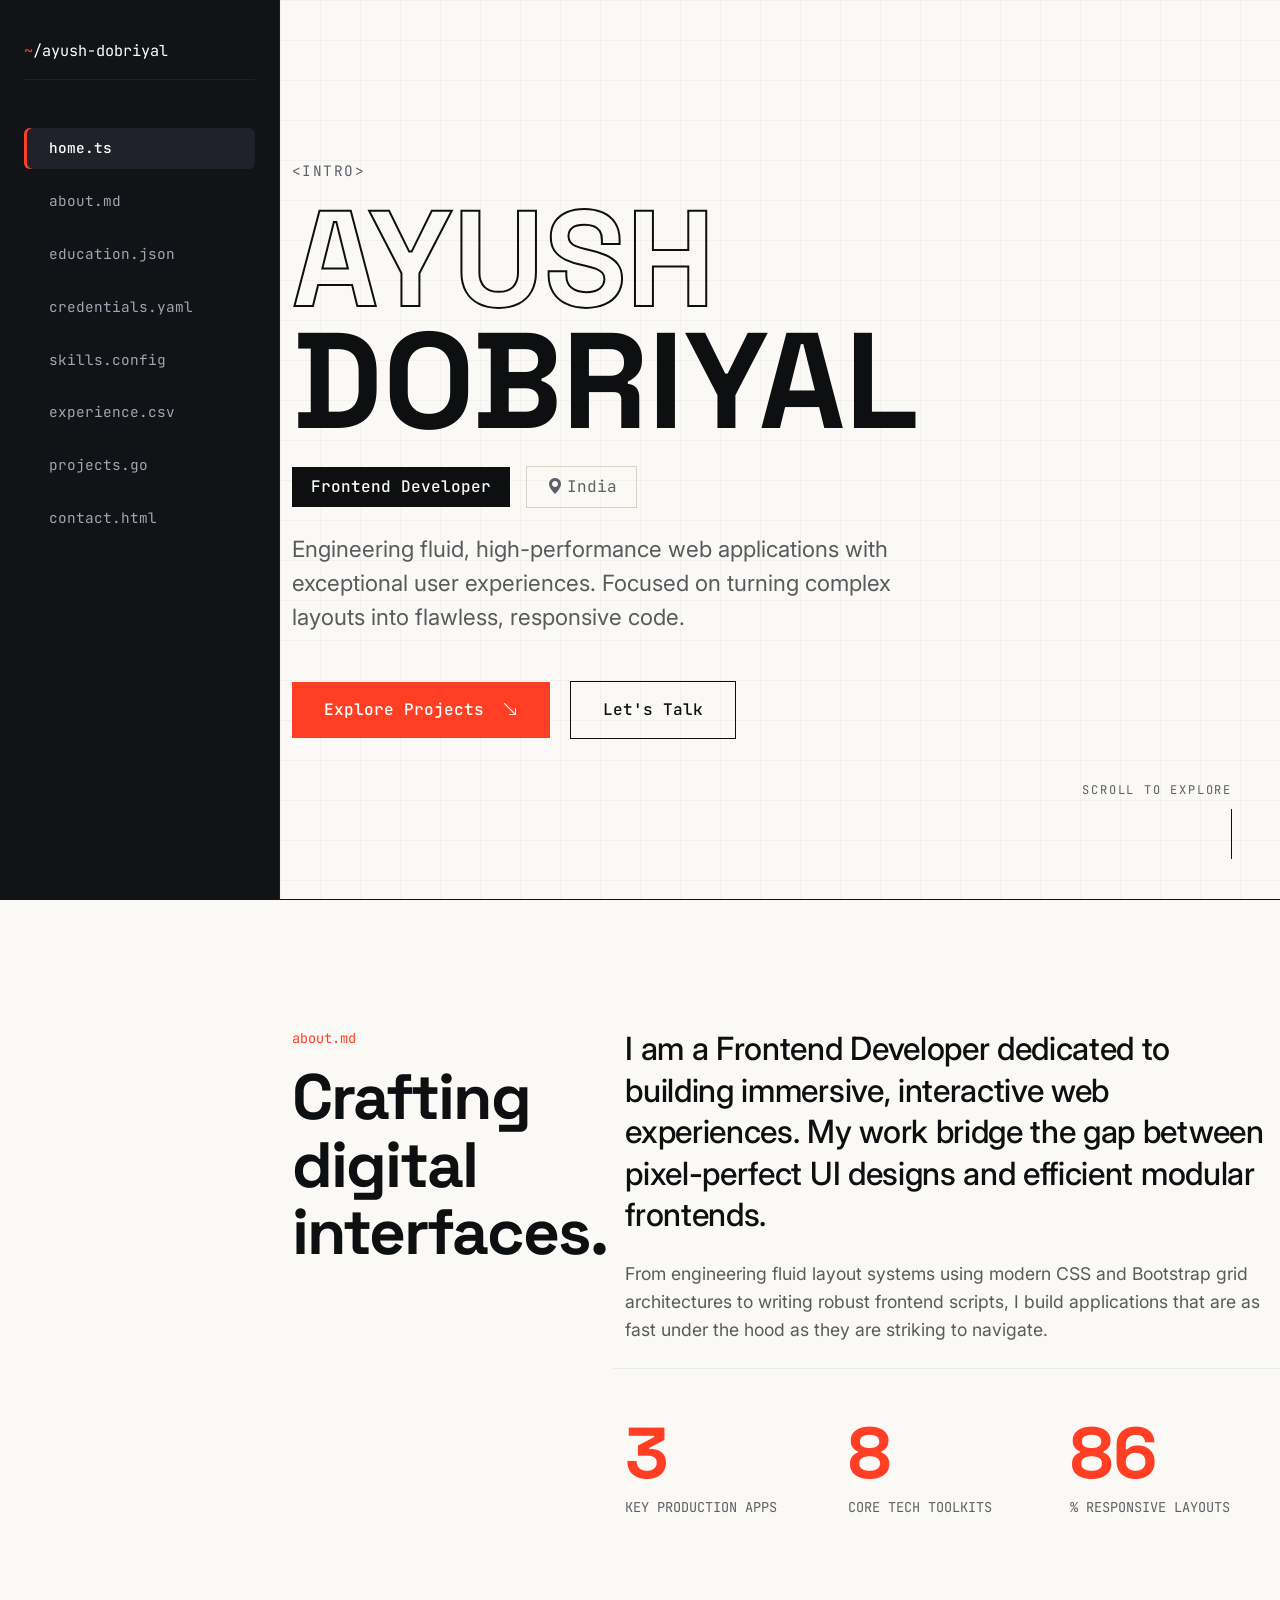
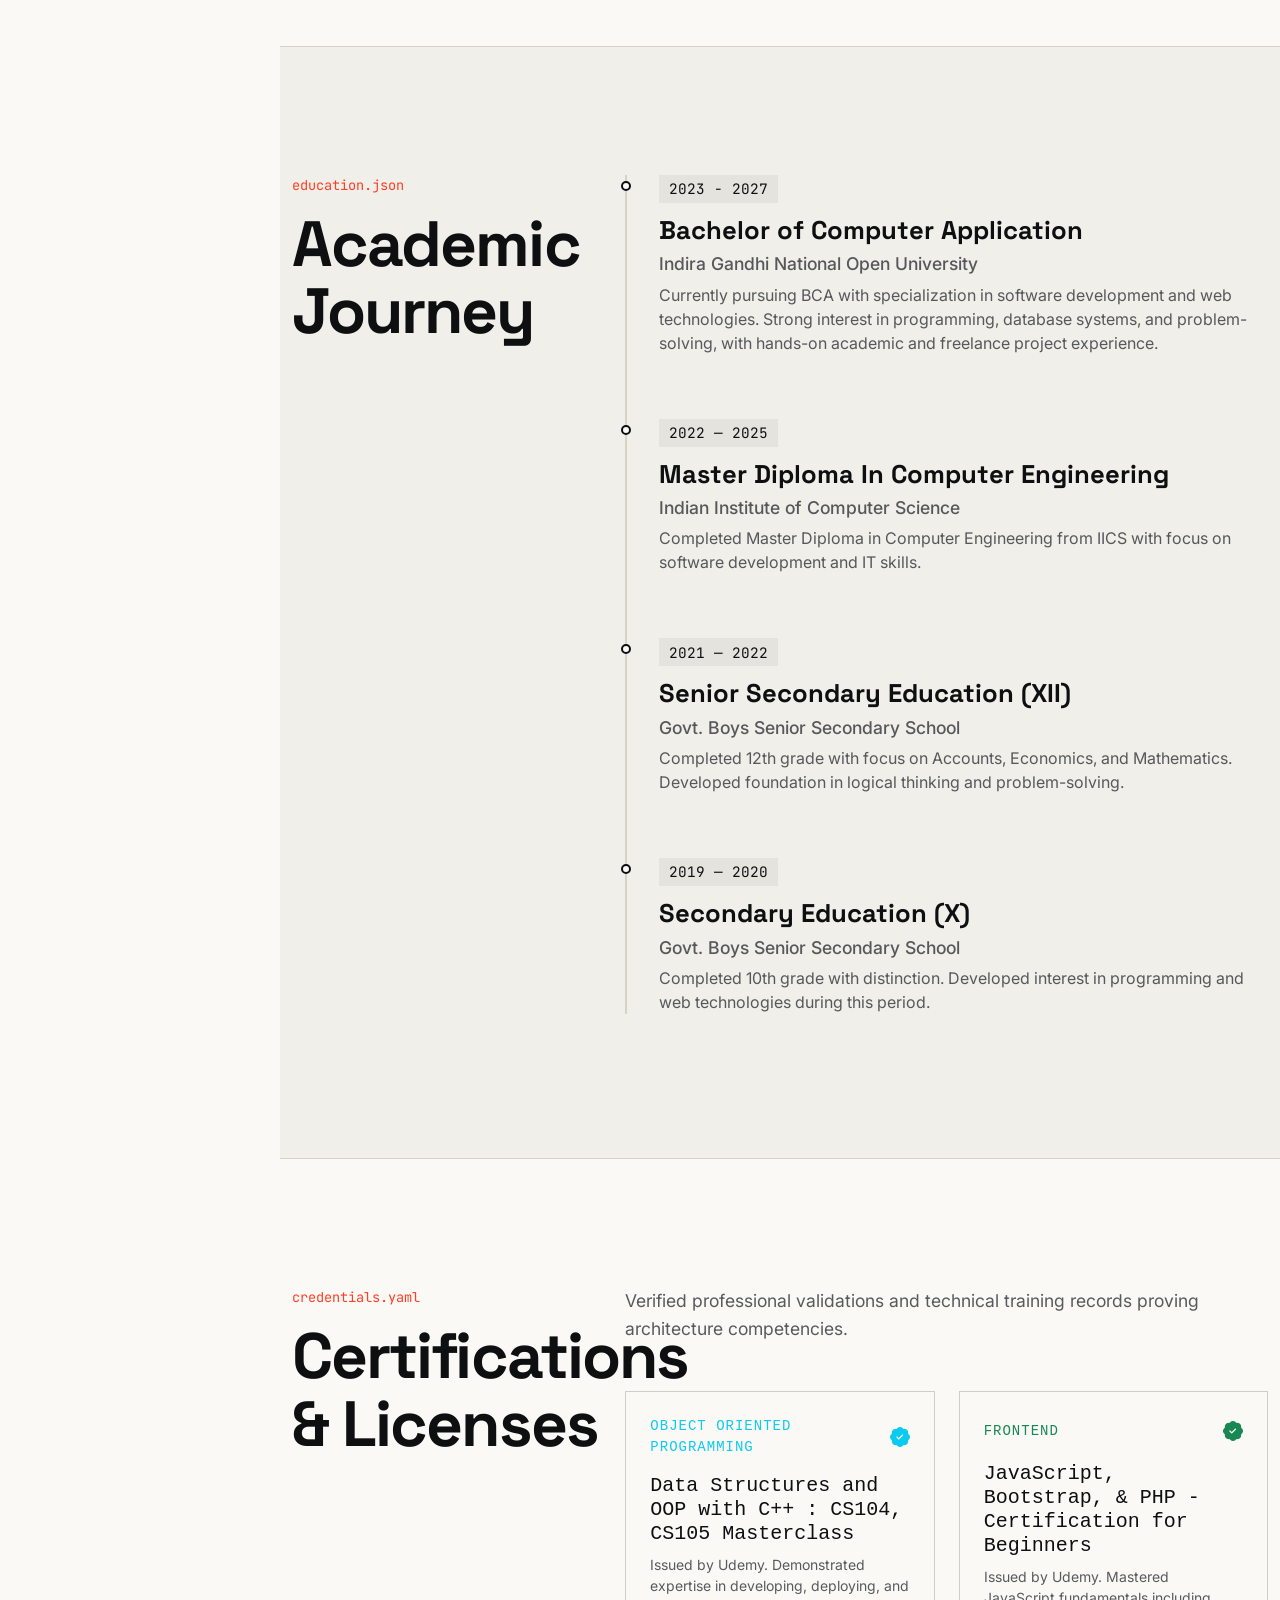
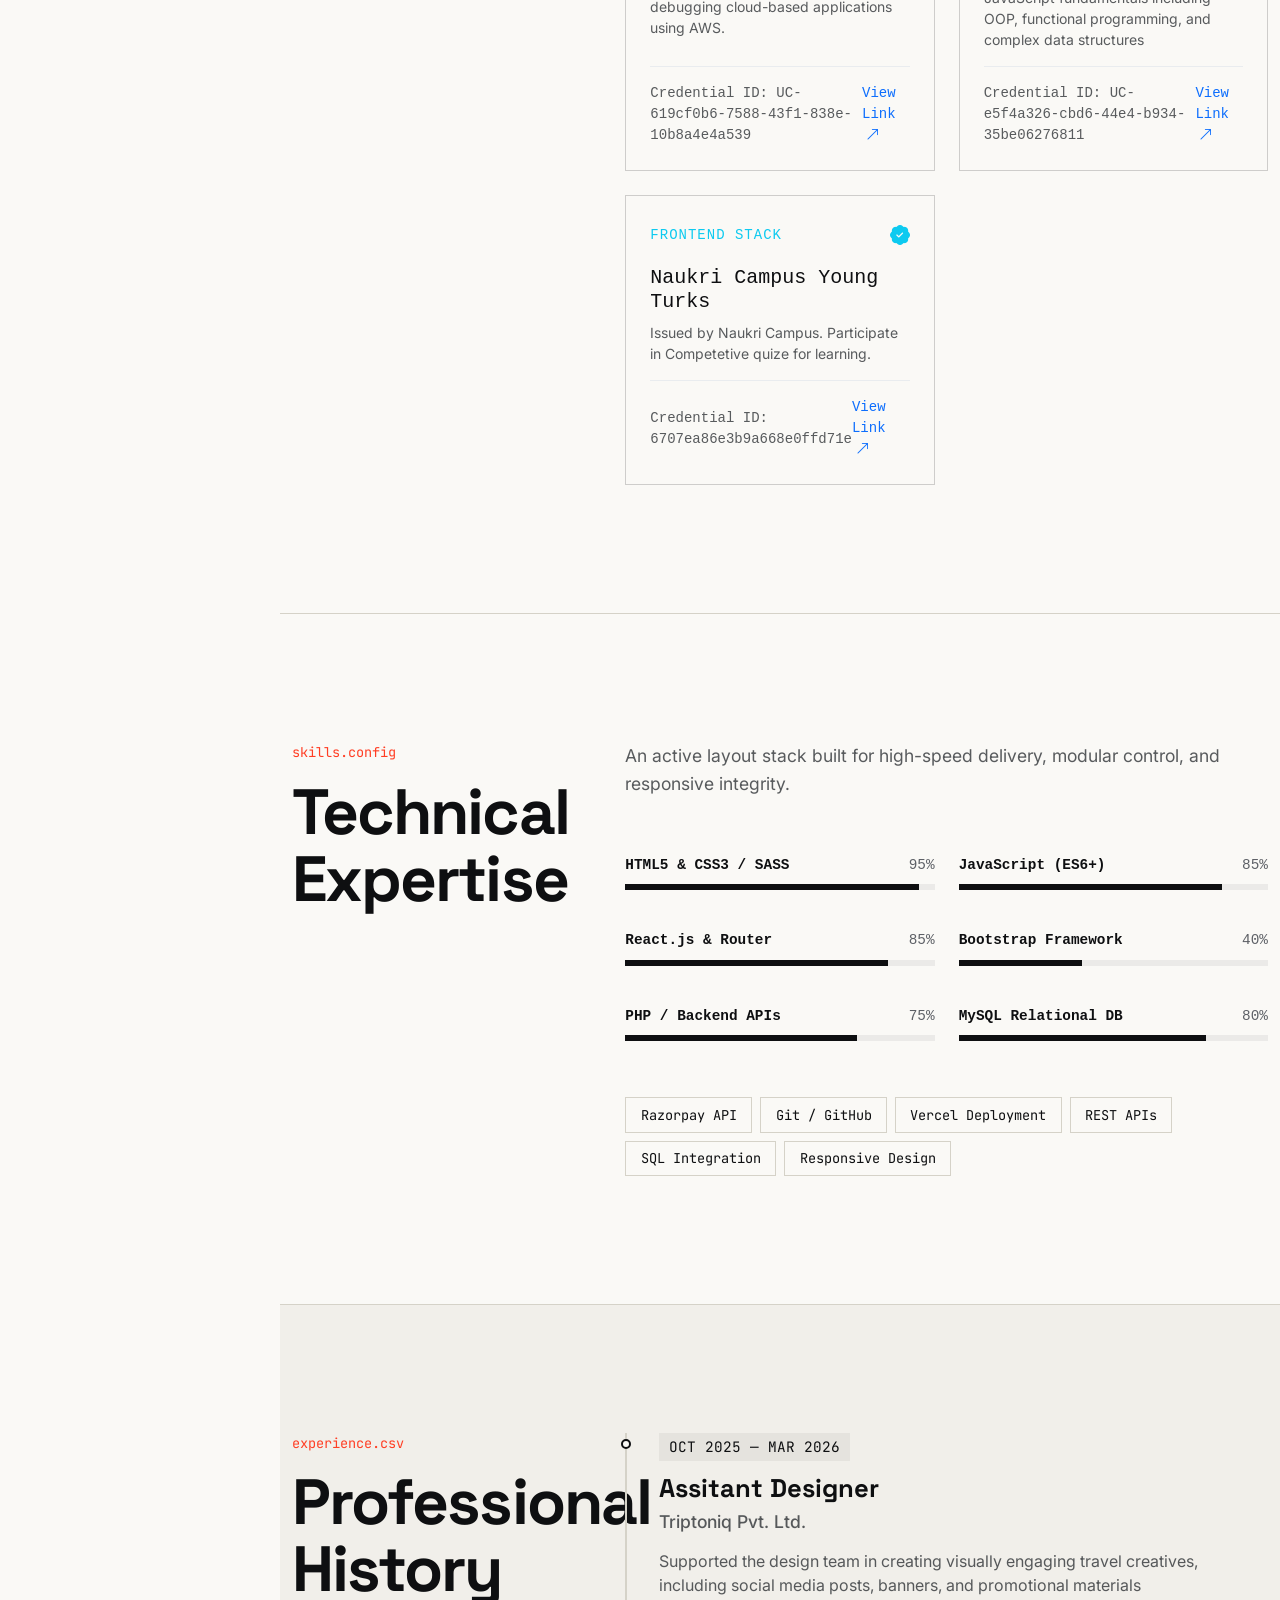
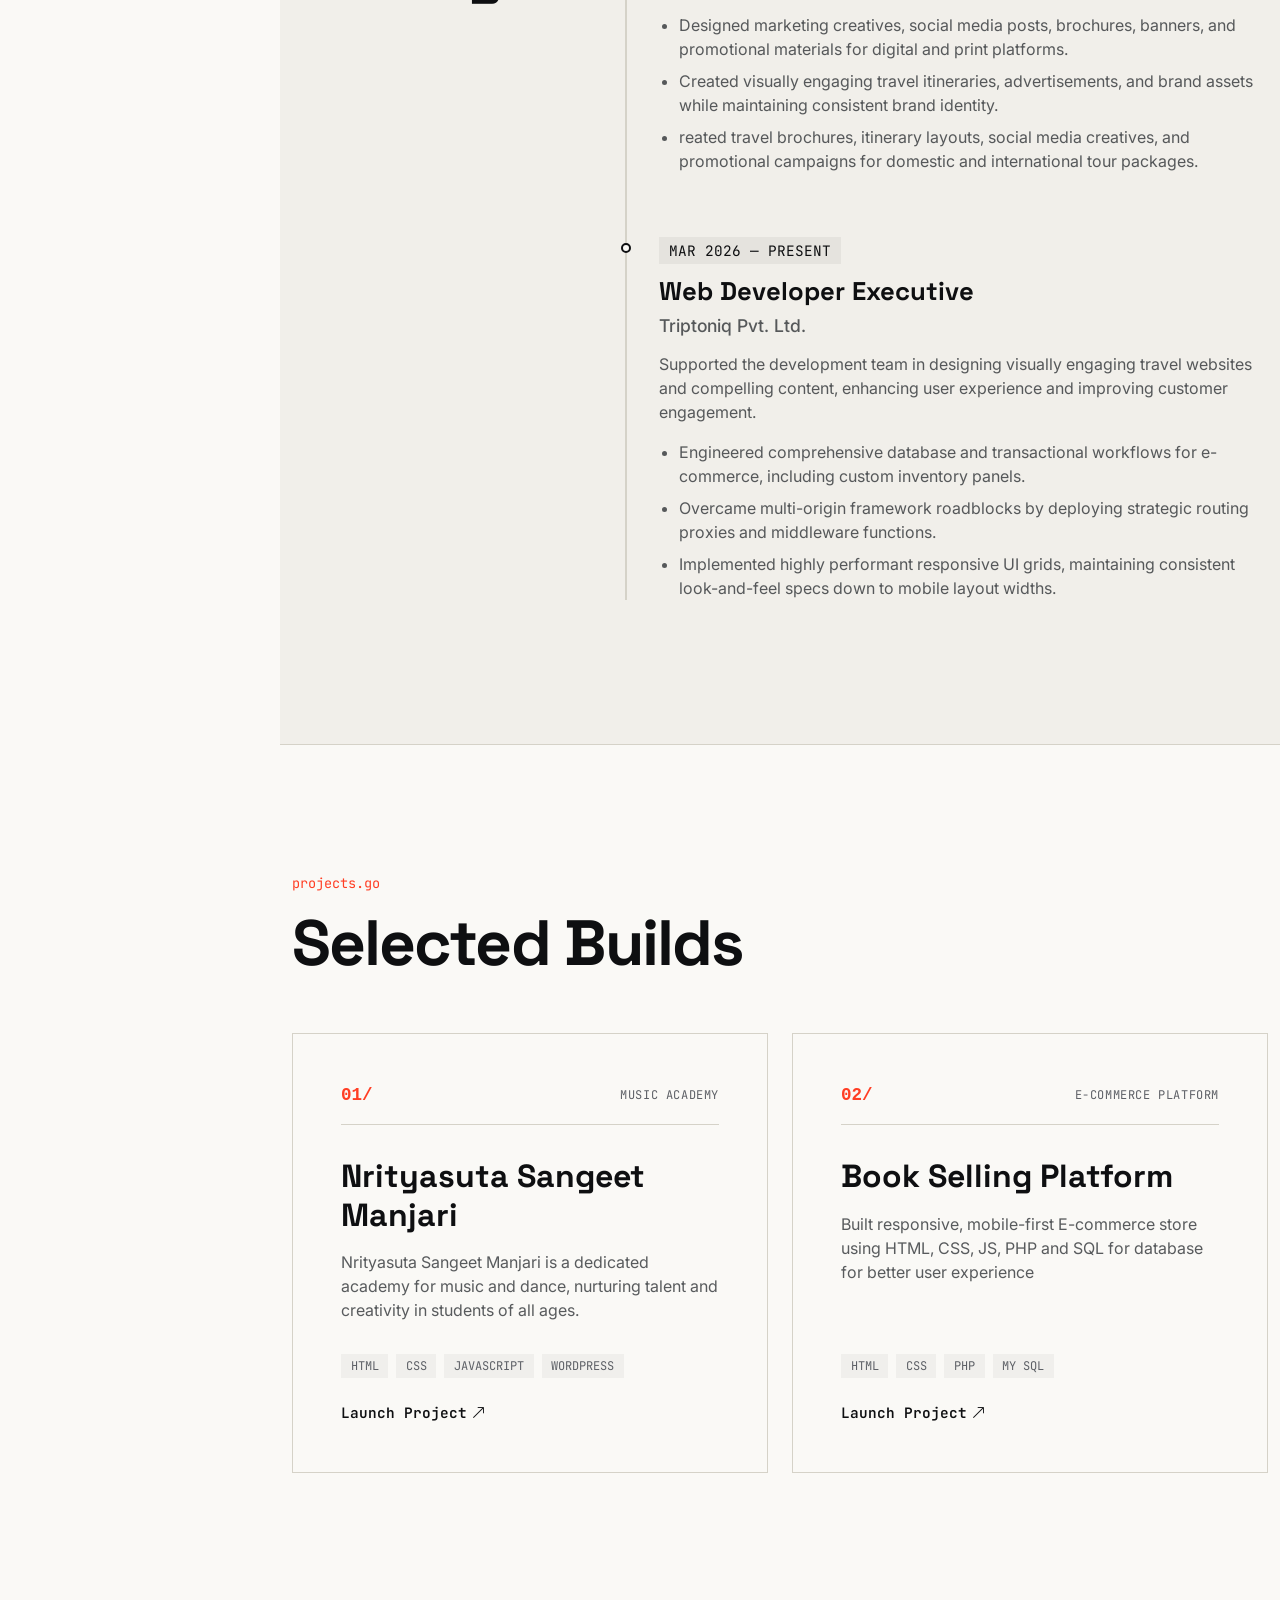
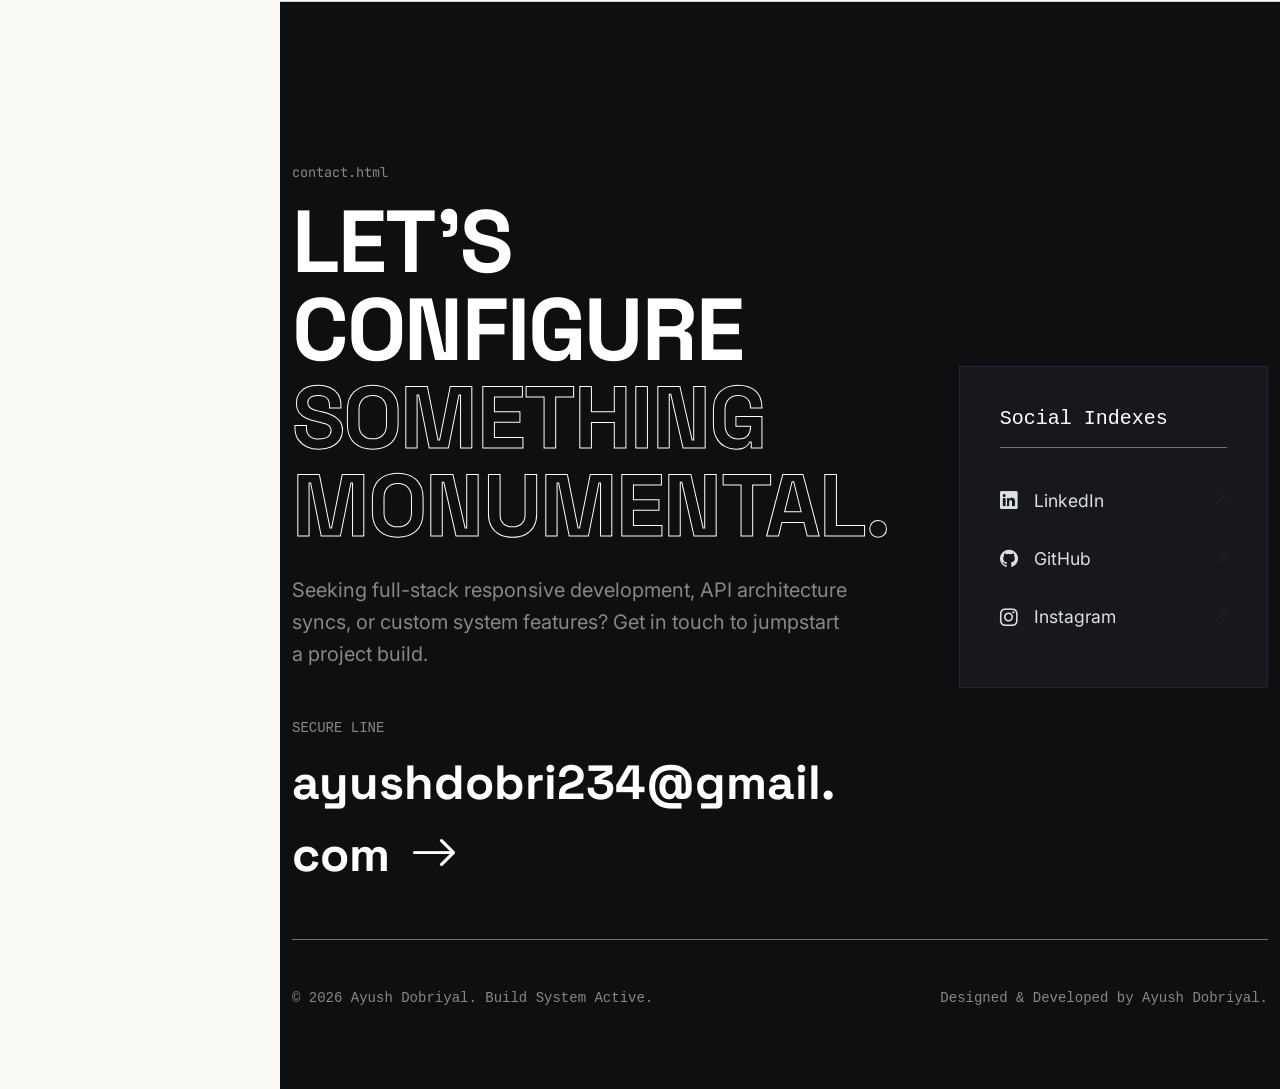
<file: potfolio/index.html>
<!DOCTYPE html>
<html lang="en">
<head>
    <meta charset="UTF-8">
    <meta name="viewport" content="width=device-width, initial-scale=1.0">
    <title>Ayush Dobriyal — Frontend Developer</title>
    <!-- Fonts -->
    <link rel="preconnect" href="https://fonts.googleapis.com">
    <link rel="preconnect" href="https://fonts.gstatic.com" crossorigin>
    <link href="https://fonts.googleapis.com/css2?family=Inter:wght@400;500;600&family=JetBrains+Mono:wght@400;500&family=Space+Grotesk:wght@700;800&display=swap" rel="stylesheet">
    <!-- Bootstrap CSS -->
    <link href="https://cdn.jsdelivr.net/npm/bootstrap@5.3.3/dist/css/bootstrap.min.css" rel="stylesheet">
    <!-- Bootstrap Icons -->
    <link href="https://cdn.jsdelivr.net/npm/bootstrap-icons@1.11.3/font/bootstrap-icons.min.css" rel="stylesheet">
    <!-- Custom CSS -->
    <link rel="stylesheet" href="style.css">
</head>
<body>

    <!-- Scroll Progress Indicator -->
    <div class="scroll-progress-container">
        <div class="scroll-progress-bar" id="progressBar"></div>
    </div>

    <!-- Developer File-Tree Sidebar Navigation (Desktop) -->
    <nav class="sidebar-nav d-none d-lg-block">
        <div class="nav-root">
            <span class="root-icon">~</span>/ayush-dobriyal
        </div>
        <ul class="nav-tree">
            <li class="nav-item">
                <a href="#hero" class="nav-link active" data-section="hero">
                    <span class="file-icon text-primary"></span>home.ts
                </a>
            </li>
            <li class="nav-item">
                <a href="#about" class="nav-link" data-section="about">
                    <span class="file-icon text-info"></span>about.md
                </a>
            </li>
            <li class="nav-item">
                <a href="#education" class="nav-link" data-section="education">
                    <span class="file-icon text-warning"></span>education.json
                </a>
                <li class="nav-item">
                    <a href="#certificates" class="nav-link" data-section="certificates">
                        <span class="file-icon text-info" style="color: #0dcaf0 !important;"></span>credentials.yaml
                    </a>
                </li>
            </li>
            <li class="nav-item">
                <a href="#qualification" class="nav-link" data-section="qualification">
                    <span class="file-icon text-success"></span>skills.config
                </a>
            </li>
            <li class="nav-item">
                <a href="#experience" class="nav-link" data-section="experience">
                    <span class="file-icon text-danger"></span>experience.csv
                </a>
            </li>
            <li class="nav-item">
                <a href="#projects" class="nav-link" data-section="projects">
                    <span class="file-icon text-purple"></span>projects.go
                </a>
            </li>
            <li class="nav-item">
                <a href="#contact" class="nav-link" data-section="contact">
                    <span class="file-icon text-orange"></span>contact.html
                </a>
            </li>
        </ul>
    </nav>

    <!-- Mobile Navigation Top Bar -->
    <header class="mobile-navbar d-lg-none sticky-top">
        <div class="container-fluid d-flex justify-content-between align-items-center">
            <a href="#hero" class="mobile-logo">AD.</a>
            <button class="mobile-nav-toggle" id="menuToggle" aria-label="Toggle navigation">
                <span class="hamburger-bar"></span>
                <span class="hamburger-bar"></span>
            </button>
        </div>
    </header>

    <!-- Mobile Fullscreen Menu -->
    <div class="mobile-menu-overlay" id="mobileMenu">
        <ul class="mobile-menu-links">
            <li><a href="#hero" class="mobile-link">Home</a></li>
            <li><a href="#about" class="mobile-link">About</a></li>
            <li><a href="#education" class="mobile-link">Education</a></li>
            <li><a href="#certificates" class="mobile-link">Certificates</a></li>
            <li><a href="#qualification" class="mobile-link">Skills</a></li>
            <li><a href="#experience" class="mobile-link">Experience</a></li>
            <li><a href="#projects" class="mobile-link">Projects</a></li>
            <li><a href="#contact" class="mobile-link">Contact</a></li>
        </ul>
    </div>
    <!-- Main Content Area Wrapper -->
    <div class="main-content">
        
        <!-- HERO SECTION -->
        <section id="hero" class="hero-section d-flex align-items-center">
            <div class="hero-background-grid"></div>
            <div class="container">
                <div class="row">
                    <div class="col-12">
                        <div class="eyebrow-code text-uppercase mb-3">&lt;intro&gt;</div>
                        <h1 class="hero-title text-uppercase">
                            <span class="d-block tracking-tight text-stroke">Ayush</span>
                            <span class="d-block tracking-tight text-fill">Dobriyal</span>
                        </h1>
                        <div class="hero-subtitle mt-4 d-flex flex-wrap align-items-center gap-3">
                            <span class="role-badge">Frontend Developer</span>
                            <span class="location-tag"><i class="bi bi-geo-alt-fill me-1"></i>India</span>
                        </div>
                        <p class="hero-lead text-muted mt-4 max-w-xl">
                            Engineering fluid, high-performance web applications with exceptional user experiences. Focused on turning complex layouts into flawless, responsive code.
                        </p>
                        <div class="mt-5">
                            <a href="#projects" class="btn-custom-primary me-3">Explore Projects <i class="bi bi-arrow-down-right ms-2"></i></a>
                            <a href="#contact" class="btn-custom-outline">Let's Talk</a>
                        </div>
                    </div>
                </div>
            </div>
            <div class="scroll-hint">
                <span class="scroll-hint-text">Scroll to explore</span>
                <div class="scroll-hint-line"></div>
            </div>
        </section>

        <!-- ABOUT SECTION -->
        <section id="about" class="portfolio-section scroll-reveal">
            <div class="container">
                <div class="row align-items-start">
                    <div class="col-lg-4 mb-4 mb-lg-0">
                        <div class="section-eyebrow">about.md</div>
                        <h2 class="section-heading">Crafting digital interfaces.</h2>
                    </div>
                    <div class="col-lg-8">
                        <p class="lead-text mb-4">
                            I am a Frontend Developer dedicated to building immersive, interactive web experiences. My work bridge the gap between pixel-perfect UI designs and efficient modular frontends.
                        </p>
                        <p class="body-text text-muted mb-5">
                            From engineering fluid layout systems using modern CSS and Bootstrap grid architectures to writing robust frontend scripts, I build applications that are as fast under the hood as they are striking to navigate.
                        </p>
                        
                        <!-- Interactive Counter Metrics Grid -->
                        <div class="row row-cols-2 row-cols-sm-3 g-4 pt-4 border-top border-light-subtle">
                            <div>
                                <div class="metric-number" data-target="4">0</div>
                                <div class="metric-label">Key Production Apps</div>
                            </div>
                            <div>
                                <div class="metric-number" data-target="10">0</div>
                                <div class="metric-label">Core Tech Toolkits</div>
                            </div>
                            <div>
                                <div class="metric-number" data-target="100">0</div>
                                <div class="metric-label">% Responsive Layouts</div>
                            </div>
                        </div>
                    </div>
                </div>
            </div>
        </section>

        <!-- EDUCATION SECTION -->
        <section id="education" class="portfolio-section section-bg-alt scroll-reveal">
            <div class="container">
                <div class="row">
                    <div class="col-lg-4 mb-4 mb-lg-0">
                        <div class="section-eyebrow">education.json</div>
                        <h2 class="section-heading">Academic Journey</h2>
                    </div>
                    <div class="col-lg-8">
                        <div class="timeline-container">
                            <!-- Timeline Item 1 -->
                            <div class="timeline-item scroll-reveal-stagger">
                                <div class="timeline-marker"></div>
                                <div class="timeline-content">
                                    <span class="timeline-date">2023 - 2027</span>
                                    <h3 class="timeline-title">Bachelor of Computer Application</h3>
                                    <h4 class="timeline-institution text-muted">Indira Gandhi National Open University</h4>
                                    <p class="timeline-body text-muted mt-2">
                                    Currently pursuing BCA with specialization in software development and web technologies. Strong interest in programming, database systems, and problem-solving, with hands-on academic and freelance project experience.    
                                    </p>
                                </div>
                            </div>
                            <!-- Timeline Item 2 -->
                            <div class="timeline-item scroll-reveal-stagger">
                                <div class="timeline-marker"></div>
                                <div class="timeline-content">
                                    <span class="timeline-date">2022 — 2025</span>
                                    <h3 class="timeline-title">Master Diploma In Computer Engineering</h3>
                                    <h4 class="timeline-institution text-muted">Indian Institute of Computer Science</h4>
                                    <p class="timeline-body text-muted mt-2">
                                        Completed Master Diploma in Computer Engineering from IICS with focus on software development and IT skills.                                       </p>
                                </div>
                            </div>

                            <!--Timeline Item 3-->
                            <div class="timeline-item scroll-reveal-stagger">
                                <div class="timeline-marker"></div>
                                <div class="timeline-content">
                                    <span class="timeline-date">2021 — 2022</span>
                                    <h3 class="timeline-title">Senior Secondary Education (XII)</h3>
                                    <h4 class="timeline-institution text-muted">Govt. Boys Senior Secondary School
</h4>
                                    <p class="timeline-body text-muted mt-2">
                                        Completed 12th grade with focus on Accounts, Economics, and Mathematics. Developed foundation in logical thinking and problem-solving.
                                    </p>
                                </div>
                            </div>

                                <!--Timeline Item 4-->

                            <div class="timeline-item scroll-reveal-stagger">
                                <div class="timeline-marker"></div>
                                <div class="timeline-content">
                                    <span class="timeline-date">2019 — 2020</span>
                                    <h3 class="timeline-title"> Secondary Education (X)</h3>
                                    <h4 class="timeline-institution text-muted">Govt. Boys Senior Secondary School
</h4>
                                    <p class="timeline-body text-muted mt-2">
                                        Completed 10th grade with distinction. Developed interest in programming and web technologies during this period.
                                    </p>
                                </div>
                            </div>

                        </div>
                    </div>
                </div>
            </div>
        </section>

        <!-- CERTIFICATES SECTION -->
        <section id="certificates" class="portfolio-section scroll-reveal">
            <div class="container">
                <div class="row">
                    <div class="col-lg-4 mb-4 mb-lg-0">
                        <div class="section-eyebrow">credentials.yaml</div>
                        <h2 class="section-heading">Certifications &amp; Licenses</h2>
                    </div>
                    <div class="col-lg-8">
                        <p class="body-text text-muted mb-5">
                            Verified professional validations and technical training records proving architecture competencies.
                        </p>
                        
                        <div class="row g-4">
                            <!-- Certificate 1 -->
                            <div class="col-md-6 scroll-reveal-stagger">
                                <div class="skill-card h-100 d-flex flex-column justify-content-between p-4" style="border: 1px solid var(--bs-border-color-translucent); background: rgba(255,255,255,0.02); transition: transform 0.3s ease;">
                                    <div>
                                        <div class="d-flex align-items-center justify-content-between mb-3">
                                            <span class="font-monospace text-uppercase small text-info" style="letter-spacing: 1px;">Object Oriented Programming</span>
                                            <i class="bi bi-patch-check-fill text-info fs-5"></i>
                                        </div>
                                        <h3 class="h5 font-monospace mb-2">Data Structures and OOP with C++ : CS104, CS105 Masterclass</h3>
                                        <p class="text-muted small mb-3">Issued by Udemy. Demonstrated expertise in developing, deploying, and debugging cloud-based applications using AWS.</p>
                                    </div>
                                    <div class="pt-3 border-top border-light-subtle d-flex justify-content-between align-items-center">
                                        <span class="font-monospace text-muted small">Credential ID: UC-619cf0b6-7588-43f1-838e-10b8a4e4a539</span>
                                        <a href="https://www.udemy.com/certificate/UC-e5f4a326-cbd6-44e4-b934-35be06276811/" class="text-decoration-none font-monospace small">View Link <i class="bi bi-arrow-up-right ms-1"></i></a>
                                    </div>
                                </div>
                            </div>

                            <!-- Certificate 2 -->
                            <div class="col-md-6 scroll-reveal-stagger">
                                <div class="skill-card h-100 d-flex flex-column justify-content-between p-4" style="border: 1px solid var(--bs-border-color-translucent); background: rgba(255,255,255,0.02); transition: transform 0.3s ease;">
                                    <div>
                                        <div class="d-flex align-items-center justify-content-between mb-3">
                                            <span class="font-monospace text-uppercase small text-success" style="letter-spacing: 1px;">Frontend</span>
                                            <i class="bi bi-patch-check-fill text-success fs-5"></i>
                                        </div>
                                        <h3 class="h5 font-monospace mb-2">JavaScript, Bootstrap, & PHP - Certification for Beginners</h3>
                                        <p class="text-muted small mb-3">Issued by Udemy. Mastered JavaScript fundamentals including OOP, functional programming, and complex data structures</p>
                                    </div>
                                    <div class="pt-3 border-top border-light-subtle d-flex justify-content-between align-items-center">
                                        <span class="font-monospace text-muted small">Credential ID: UC-e5f4a326-cbd6-44e4-b934-35be06276811</span>
                                        <a href="https://www.udemy.com/certificate/UC-e5f4a326-cbd6-44e4-b934-35be06276811/" class="text-decoration-none font-monospace small ">View Link <i class="bi bi-arrow-up-right ms-1"></i></a>
                                    </div>
                                </div>
                            </div>

                            <!-- CERTIFICATE 3 -->
                            <div class="col-md-6 scroll-reveal-stagger">
                                <div class="skill-card h-100 d-flex flex-column justify-content-between p-4" style="border: 1px solid var(--bs-border-color-translucent); background: rgba(255,255,255,0.02); transition: transform 0.3s ease;">
                                    <div>
                                        <div class="d-flex align-items-center justify-content-between mb-3">
                                            <span class="font-monospace text-uppercase small text-info" style="letter-spacing: 1px;">Frontend Stack</span>
                                            <i class="bi bi-patch-check-fill text-info fs-5"></i>
                                        </div>
                                        <h3 class="h5 font-monospace mb-2">Naukri Campus Young Turks</h3>
                                        <p class="text-muted small mb-3">Issued by Naukri Campus. Participate in Competetive quize for learning.</p>
                                    </div>
                                    <div class="pt-3 border-top border-light-subtle d-flex justify-content-between align-items-center">
                                        <span class="font-monospace text-muted small">Credential ID: 6707ea86e3b9a668e0ffd71e</span>
                                        <a href="https://www.naukri.com/campus/certificates/young_turks_round_1_participation/v0/6707ea86e3b9a668e0ffd71e?utm_source=certificate&utm_medium=copy&utm_campaign=6707ea86e3b9a668e0ffd71egit " class="text-decoration-none font-monospace small">View Link <i class="bi bi-arrow-up-right ms-1"></i></a>
                                    </div>
                                </div>
                            </div>
                        </div>

                    </div>
                </div>
            </div>
        </section>

        <!-- QUALIFICATION / SKILLS SECTION -->
        <section id="qualification" class="portfolio-section scroll-reveal">
            <div class="container">
                <div class="row">
                    <div class="col-lg-4 mb-4 mb-lg-0">
                        <div class="section-eyebrow">skills.config</div>
                        <h2 class="section-heading">Technical Expertise</h2>
                    </div>
                    <div class="col-lg-8">
                        <p class="body-text text-muted mb-5">
                            An active layout stack built for high-speed delivery, modular control, and responsive integrity.
                        </p>
                        
                        <div class="skills-grid row g-4">
                            <!-- Skill Group 1 -->
                            <div class="col-md-6 scroll-reveal-stagger">
                                <div class="skill-card">
                                    <div class="d-flex justify-content-between align-items-center mb-2">
                                        <span class="skill-name font-monospace">HTML5 & CSS3 / SASS</span>
                                        <span class="skill-percentage font-monospace">95%</span>
                                    </div>
                                    <div class="skill-track">
                                        <div class="skill-fill" data-width="95%"></div>
                                    </div>
                                </div>
                            </div>
                            <!-- Skill Group 2 -->
                            <div class="col-md-6 scroll-reveal-stagger">
                                <div class="skill-card">
                                    <div class="d-flex justify-content-between align-items-center mb-2">
                                        <span class="skill-name font-monospace">JavaScript (ES6+)</span>
                                        <span class="skill-percentage font-monospace">85%</span>
                                    </div>
                                    <div class="skill-track">
                                        <div class="skill-fill" data-width="85%"></div>
                                    </div>
                                </div>
                            </div>
                            <!-- Skill Group 3 -->
                            <div class="col-md-6 scroll-reveal-stagger">
                                <div class="skill-card">
                                    <div class="d-flex justify-content-between align-items-center mb-2">
                                        <span class="skill-name font-monospace">React.js & Router</span>
                                        <span class="skill-percentage font-monospace">85%</span>
                                    </div>
                                    <div class="skill-track">
                                        <div class="skill-fill" data-width="85%"></div>
                                    </div>
                                </div>
                            </div>
                            <!-- Skill Group 4 -->
                            <div class="col-md-6 scroll-reveal-stagger">
                                <div class="skill-card">
                                    <div class="d-flex justify-content-between align-items-center mb-2">
                                        <span class="skill-name font-monospace">Bootstrap Framework</span>
                                        <span class="skill-percentage font-monospace">40%</span>
                                    </div>
                                    <div class="skill-track">
                                        <div class="skill-fill" data-width="40%"></div>
                                    </div>
                                </div>
                            </div>
                            <!-- Skill Group 5 -->
                            <div class="col-md-6 scroll-reveal-stagger">
                                <div class="skill-card">
                                    <div class="d-flex justify-content-between align-items-center mb-2">
                                        <span class="skill-name font-monospace">PHP / Backend APIs</span>
                                        <span class="skill-percentage font-monospace">75%</span>
                                    </div>
                                    <div class="skill-track">
                                        <div class="skill-fill" data-width="75%"></div>
                                    </div>
                                </div>
                            </div>
                            <!-- Skill Group 6 -->
                            <div class="col-md-6 scroll-reveal-stagger">
                                <div class="skill-card">
                                    <div class="d-flex justify-content-between align-items-center mb-2">
                                        <span class="skill-name font-monospace">MySQL Relational DB</span>
                                        <span class="skill-percentage font-monospace">80%</span>
                                    </div>
                                    <div class="skill-track">
                                        <div class="skill-fill" data-width="80%"></div>
                                    </div>
                                </div>
                            </div>
                        </div>

                        <div class="additional-tokens mt-5 d-flex flex-wrap gap-2 scroll-reveal-stagger">
                            <span class="token-pill">Razorpay API</span>
                            <span class="token-pill">Git / GitHub</span>
                            <span class="token-pill">Vercel Deployment</span>
                            <span class="token-pill">REST APIs</span>
                            <span class="token-pill">SQL Integration</span>
                            <span class="token-pill">Responsive Design</span>
                        </div>
                    </div>
                </div>
            </div>
        </section>

        <!-- EXPERIENCE SECTION -->
        <section id="experience" class="portfolio-section section-bg-alt scroll-reveal">
            <div class="container">
                <div class="row">
                    <div class="col-lg-4 mb-4 mb-lg-0">
                        <div class="section-eyebrow">experience.csv</div>
                        <h2 class="section-heading">Professional History</h2>
                    </div>
                    <div class="col-lg-8">
                        <div class="timeline-container">
                            <!-- Work Card 1 -->
                            <div class="timeline-item scroll-reveal-stagger">
                                <div class="timeline-marker"></div>
                                <div class="timeline-content">
                                    <span class="timeline-date">OCT 2025 — MAR 2026</span>
                                    <h3 class="timeline-title">Assitant Designer</h3>
                                    <h4 class="timeline-institution text-muted">Triptoniq Pvt. Ltd.</h4>
                                    <p class="timeline-body text-muted mt-3">
                                        Supported the design team in creating visually engaging
                                        travel creatives, including social media posts, banners,
                                        and promotional materials
                                    </p>
                                    <ul class="experience-list text-muted mt-3">
                                        <li>Designed marketing creatives, social media posts, brochures, banners, and promotional materials for digital and print platforms.</li>
                                        <li>Created visually engaging travel itineraries, advertisements, and brand assets while maintaining consistent brand identity.</li>
                                        <li>reated travel brochures, itinerary layouts, social media creatives, and promotional campaigns for domestic and international tour packages.</li>

                                    </ul>
                                </div>
                            </div>

                            <div class="timeline-item scroll-reveal-stagger">
                                <div class="timeline-marker"></div>
                                <div class="timeline-content">
                                    <span class="timeline-date">MAR 2026 — PRESENT</span>
                                    <h3 class="timeline-title">Web Developer Executive</h3>
                                    <h4 class="timeline-institution text-muted">Triptoniq Pvt. Ltd.</h4>
                                    <p class="timeline-body text-muted mt-3">
                                    Supported the development team in designing visually engaging travel websites and compelling content, enhancing user experience and improving customer engagement.
                                    </p>
                                    <ul class="experience-list text-muted mt-3">
                                        <li>Engineered comprehensive database and transactional workflows for e-commerce, including custom inventory panels.</li>
                                        <li>Overcame multi-origin framework roadblocks by deploying strategic routing proxies and middleware functions.</li>
                                        <li>Implemented highly performant responsive UI grids, maintaining consistent look-and-feel specs down to mobile layout widths.</li>
                                    </ul>
                                </div>
                            </div>
                        </div>
                    </div>
                </div>
            </div>
        </section>

        <!-- PROJECTS SECTION -->
        <section id="projects" class="portfolio-section scroll-reveal">
            <div class="container">
                <div class="row mb-5">
                    <div class="col-12">
                        <div class="section-eyebrow">projects.go</div>
                        <h2 class="section-heading display-large">Selected Builds</h2>
                    </div>
                </div>
                <div class="row g-4 project-cards-grid">
                    
                    <!-- Project 1: Music Academy -->
                    <div class="col-md-6 scroll-reveal-stagger">
                        <div class="project-card">
                            <div class="project-header">
                                <span class="project-index font-monospace">01/</span>
                                <span class="project-category text-uppercase">Music Academy</span>
                            </div>
                            <h3 class="project-title">Nrityasuta Sangeet Manjari</h3>
                            <p class="project-description text-muted">
                                Nrityasuta Sangeet Manjari is a dedicated academy for music and dance, nurturing talent and creativity in students of all ages.
                            </p>
                            <div class="project-tags mb-4">
                                <span class="project-tag">HTML</span>
                                <span class="project-tag">CSS</span>
                                <span class="project-tag">JAVASCRIPT</span>
                                <span class="project-tag">WORDPRESS</span>
                            </div>
                            <!-- Live Link Placeholder -->
                            <a href="https://nrityasutasangeetmanjari.com/" class="project-action-link">Launch Project <i class="bi bi-arrow-up-right ms-1"></i></a>
                        </div>
                    </div>

                    <!-- Project 2: Triptoniq -->
                    <div class="col-md-6 scroll-reveal-stagger">
                        <div class="project-card">
                            <div class="project-header">
                                <span class="project-index font-monospace">02/</span>
                                <span class="project-category text-uppercase">E-Commerce Platform</span>
                            </div>
                            <h3 class="project-title">Book Selling Platform</h3>
                            <p class="project-description text-muted">
                                 Built responsive, mobile-first E-commerce store using HTML, CSS, JS, PHP and SQL for database for better user experience
                            </p>
                            <div class="project-tags mb-4">
                                <span class="project-tag">HTML</span>
                                <span class="project-tag">CSS</span>
                                <span class="project-tag">PHP</span>
                                <span class="project-tag">MY SQL</span>
                            </div>
                            <a href="https://github.com/V0idB3rry/E-Commerce-Kitaabe-Web-based-book-store.git" class="project-action-link">Launch Project <i class="bi bi-arrow-up-right ms-1"></i></a>
                        </div>
                    </div>
                </div>
            </div>
        </section>
        <!-- CONTACT SECTION -->
        <section id="contact" class="contact-section scroll-reveal">
            <div class="container">
                <div class="row justify-content-between align-items-center">
                    <div class="col-lg-7 mb-5 mb-lg-0">
                        <div class="section-eyebrow text-white-50">contact.html</div>
                        <h2 class="contact-cta-title text-uppercase mb-4">
                            Let's configure <br><span class="text-stroke-white">something monumental.</span>
                        </h2>
                        <p class="contact-lead text-white-50 max-w-xl mb-5">
                            Seeking full-stack responsive development, API architecture syncs, or custom system features? Get in touch to jumpstart a project build.
                        </p>
                        <div class="email-block">
                            <span class="d-block font-monospace text-uppercase text-white-50 small mb-2">Secure Line</span>
                            <a href="mailto:ayushdobri234@gmail.com" class="email-link">ayushdobri234@gmail.com <i class="bi bi-arrow-right ms-2"></i></a>
                        </div>
                    </div>
                    
                    <div class="col-lg-4">
                        <div class="social-channels-card">
                            <h3 class="h5 font-monospace mb-4 border-bottom border-secondary pb-3">Social Indexes</h3>
                            <ul class="social-links-list list-unstyled m-0">
                                <li>
                                    <a href="#" class="social-link-item">
                                        <span><i class="bi bi-linkedin me-3"></i>LinkedIn</span>
                                        <i class="bi bi-arrow-up-right small text-muted"></i>
                                    </a>
                                </li>
                                <li>
                                    <a href="https://github.com/ayushDobriyal234" class="social-link-item">
                                        <span><i class="bi bi-github me-3"></i>GitHub</span>
                                        <i class="bi bi-arrow-up-right small text-muted"></i>
                                    </a>
                                </li>
                                <li>
                                    <a href="https://www.instagram.com/ayush_dobriyal77/" class="social-link-item">
                                        <span><i class="bi bi-instagram me-3"></i>Instagram</span>
                                        <i class="bi bi-arrow-up-right small text-muted"></i>
                                    </a>
                                </li>
                            </ul>
                        </div>
                    </div>
                </div>
                
                <!-- FOOTER METRICS -->
                <footer class="footer-block mt-5 pt-5 border-top border-secondary d-flex flex-col flex-md-row justify-content-between text-white-50 font-monospace small">
                    <div class="mb-2 mb-md-0">&copy; 2026 Ayush Dobriyal. Build System Active.</div>
                    <div>Designed &amp; Developed by Ayush Dobriyal.</div>
                </footer>
            </div>
        </section>

    </div>

    <!-- Bootstrap Bundle with Popper JS -->
    <script src="https://cdn.jsdelivr.net/npm/bootstrap@5.3.3/dist/js/bootstrap.bundle.min.js"></script>
    <!-- Custom Core Javascript -->
    <script src="script.js" defer></script>
</body>
</html>
</file>
<file: potfolio/style.css>
:root {
    --bg-base: #FAF9F6;        /* Highly refined minimal paper tone */
    --bg-alt: #F1EFEA;         /* Slate/sand alternative block */
    --text-main: #0E0F11;      /* Crisp rich ink tone */
    --text-muted: #5D6066;    /* Soft utility paragraph */
    --accent-signal: #FF3E24;  /* Editorial Vivid Warning Red-Orange */
    --accent-electric: #1E4DFF;/* Fluid hyperlink element */
    --border-line: #D5D2C8;    /* Razor thin geometric layouts */
    
    --font-display: 'Space Grotesk', sans-serif;
    --font-body: 'Inter', sans-serif;
    --font-mono: 'JetBrains Mono', monospace;
    
    --sidebar-width: 280px;
}

* {
    box-sizing: border-box;
}

html {
    scroll-behavior: smooth;
    background-color: var(--bg-base);
}

body {
    background-color: var(--bg-base);
    color: var(--text-main);
    font-family: var(--font-body);
    margin: 0;
    padding: 0;
    overflow-x: hidden;
}

/* --- SCROLL PROGRESS HIGHLIGHTER --- */
.scroll-progress-container {
    position: fixed;
    top: 0;
    left: 0;
    width: 100%;
    height: 4px;
    z-index: 9999;
    background: transparent;
}
.scroll-progress-bar {
    height: 100%;
    background: var(--accent-signal);
    width: 0%;
    transition: width 0.1s cubic-bezier(0.1, 0.8, 0.3, 1);
}

/* --- REFINED SIDEBAR FILE-TREE NAV (DESKTOP) --- */
.sidebar-nav {
    position: fixed;
    top: 0;
    left: 0;
    width: var(--sidebar-width);
    height: 100vh;
    background-color: #121316;
    color: #A0A5B0;
    padding: 2.5rem 1.5rem;
    border-right: 1px solid #1E2025;
    z-index: 1000;
}
.nav-root {
    font-family: var(--font-mono);
    font-size: 0.95rem;
    color: #FFFFFF;
    margin-bottom: 3rem;
    padding-bottom: 1rem;
    border-bottom: 1px solid #1E2025;
}
.root-icon {
    color: var(--accent-signal);
}
.nav-tree {
    list-style: none;
    padding: 0;
    margin: 0;
}
.nav-item {
    margin-bottom: 0.75rem;
}
.nav-link {
    display: flex;
    align-items: center;
    color: #A0A5B0;
    text-decoration: none;
    font-family: var(--font-mono);
    font-size: 0.9rem;
    padding: 0.6rem 0.8rem;
    border-radius: 6px;
    transition: all 0.2s ease;
}
.file-icon {
    margin-right: 0.75rem;
    font-size: 1rem;
    filter: grayscale(20%);
}
.nav-link:hover {
    background-color: #1A1C22;
    color: #FFFFFF;
}
.nav-link.active {
    background-color: #20222A;
    color: #FFFFFF;
    font-weight: 500;
    box-shadow: inset 3px 0 0 var(--accent-signal);
}



/* --- MOBILE HEADER & OVERLAY NAVIGATION --- */
.mobile-navbar {
    background-color: #121316;
    padding: 1rem 1.5rem;
    z-index: 1050;
    border-bottom: 1px solid #1E2025;
}
.mobile-logo {
    color: #FFFFFF;
    font-family: var(--font-display);
    font-weight: 800;
    font-size: 1.5rem;
    text-decoration: none;
}
.mobile-nav-toggle {
    background: none;
    border: none;
    cursor: pointer;
    display: flex;
    flex-direction: column;
    gap: 6px;
    padding: 0.5rem;
}
.hamburger-bar {
    display: block;
    width: 24px;
    height: 2px;
    background-color: #FFFFFF;
    transition: all 0.3s ease;
}
/* Open state transformation via script */
.mobile-nav-toggle.open .hamburger-bar:nth-child(1) {
    transform: translateY(4px) rotate(45deg);
}
.mobile-nav-toggle.open .hamburger-bar:nth-child(2) {
    transform: translateY(-4px) rotate(-45deg);
}

.mobile-menu-overlay {
    position: fixed;
    top: 61px;
    left: 0;
    width: 100%;
    height: calc(100vh - 61px);
    background-color: #121316;
    z-index: 1040;
    display: none;
    padding: 3rem 2rem;
}
.mobile-menu-overlay.active {
    display: block;
}
.mobile-menu-links {
    list-style: none;
    padding: 0;
    margin: 0;
    display: flex;
    flex-direction: column;
    gap: 1.5rem;
}
.mobile-link {
    font-family: var(--font-display);
    font-size: 2.2rem;
    color: #A0A5B0;
    text-transform: uppercase;
    text-decoration: none;
    font-weight: 700;
}
.mobile-link:hover {
    color: #FFFFFF;
}

/* --- MAIN PAGE CONTENT WRAPPER LAYOUTS --- */
.main-content {
    margin-left: var(--sidebar-width);
    width: calc(100% - var(--sidebar-width));
}

@media (max-width: 991.98px) {
    .main-content {
        margin-left: 0;
        width: 100%;
    }
}

/* --- PORTFOLIO SYSTEM SECTIONS COMMON --- */
.portfolio-section {
    padding: 8rem 0;
    border-bottom: 1px solid var(--border-line);
}
.section-bg-alt {
    background-color: var(--bg-alt);
}
.section-eyebrow {
    font-family: var(--font-mono);
    color: var(--accent-signal);
    font-size: 0.85rem;
    margin-bottom: 1rem;
    text-transform: lowercase;
}
.section-heading {
    font-family: var(--font-display);
    font-size: clamp(2.5rem, 5vw, 4rem);
    font-weight: 800;
    line-height: 1.05;
    letter-spacing: -0.03em;
    color: var(--text-main);
}

/* --- DYNAMIC HERO DEPLOYMENT --- */
.hero-section {
    position: relative;
    min-height: 100vh;
    padding: 6rem 0;
    background-color: var(--bg-base);
    border-bottom: 1px solid var(--text-main);
    overflow: hidden;
}
.hero-background-grid {
    position: absolute;
    top: 0;
    left: 0;
    width: 100%;
    height: 100%;
    background-size: 40px 40px;
    background-image: linear-gradient(to right, rgba(0, 0, 0, 0.03) 1px, transparent 1px),
                      linear-gradient(to bottom, rgba(0, 0, 0, 0.03) 1px, transparent 1px);
    z-index: 1;
}
.hero-section .container {
    position: relative;
    z-index: 2;
}
.eyebrow-code {
    font-family: var(--font-mono);
    font-size: 0.9rem;
    color: var(--text-muted);
    letter-spacing: 0.1em;
}
.hero-title {
    font-family: var(--font-display);
    font-size: clamp(3.5rem, 11vw, 8.5rem);
    font-weight: 800;
    line-height: 0.9;
}
.text-stroke {
    color: transparent;
    -webkit-text-stroke: 2px var(--text-main);
}
.text-fill {
    color: var(--text-main);
}
.role-badge {
    font-family: var(--font-mono);
    background-color: var(--text-main);
    color: var(--bg-base);
    padding: 0.5rem 1.2rem;
    font-size: 1rem;
    font-weight: 500;
}
.location-tag {
    font-family: var(--font-mono);
    border: 1px solid var(--border-line);
    padding: 0.5rem 1.2rem;
    font-size: 1rem;
    color: var(--text-muted);
}
.hero-lead {
    font-size: clamp(1.1rem, 2vw, 1.4rem);
    line-height: 1.5;
}
.max-w-xl {
    max-width: 600px;
}

/* BUTTON UTILITIES */
.btn-custom-primary {
    font-family: var(--font-mono);
    background-color: var(--accent-signal);
    color: #FFFFFF;
    text-decoration: none;
    padding: 1rem 2rem;
    font-weight: 500;
    display: inline-block;
    transition: transform 0.2s ease, background-color 0.2s ease;
}
.btn-custom-primary:hover {
    background-color: #E02F16;
    transform: translateY(-2px);
}
.btn-custom-outline {
    font-family: var(--font-mono);
    border: 1px solid var(--text-main);
    color: var(--text-main);
    text-decoration: none;
    padding: 1rem 2rem;
    font-weight: 500;
    display: inline-block;
    transition: all 0.2s ease;
}
.btn-custom-outline:hover {
    background-color: var(--text-main);
    color: var(--bg-base);
}

.scroll-hint {
    position: absolute;
    bottom: 2.5rem;
    right: 3rem;
    display: flex;
    flex-direction: column;
    align-items: flex-end;
    gap: 10px;
    z-index: 2;
}
.scroll-hint-text {
    font-family: var(--font-mono);
    font-size: 0.75rem;
    text-transform: uppercase;
    letter-spacing: 0.15em;
    color: var(--text-muted);
}
.scroll-hint-line {
    width: 1px;
    height: 50px;
    background-color: var(--text-main);
    transform-origin: top;
    animation: pulseLine 2s infinite ease-in-out;
}

@keyframes pulseLine {
    0% { transform: scaleY(0.2); }
    50% { transform: scaleY(1); transform-origin: top; }
    55% { transform-origin: bottom; }
    100% { transform: scaleY(0.2); transform-origin: bottom; }
}

/* --- ABOUT STYLINGS & STATS --- */
.lead-text {
    font-size: clamp(1.4rem, 3vw, 2rem);
    font-weight: 500;
    line-height: 1.3;
    letter-spacing: -0.01em;
}
.body-text {
    font-size: 1.1rem;
    line-height: 1.6;
}
.metric-number {
    font-family: var(--font-display);
    font-size: clamp(3rem, 6vw, 4.5rem);
    font-weight: 800;
    line-height: 1;
    color: var(--accent-signal);
}
.metric-label {
    font-family: var(--font-mono);
    font-size: 0.85rem;
    color: var(--text-muted);
    text-transform: uppercase;
    margin-top: 0.5rem;
}

/* --- TIMELINE COMPONENT STRUCTURE --- */
.timeline-container {
    position: relative;
    padding-left: 2rem;
    border-left: 2px solid var(--border-line);
}
.timeline-item {
    position: relative;
    margin-bottom: 4rem;
}
.timeline-item:last-child {
    margin-bottom: 0;
}
.timeline-marker {
    position: absolute;
    left: calc(-2rem - 6px);
    top: 6px;
    width: 10px;
    height: 10px;
    background-color: var(--bg-base);
    border: 2px solid var(--text-main);
    border-radius: 50%;
    transition: background-color 0.3s ease;
}
.timeline-item:hover .timeline-marker {
    background-color: var(--accent-signal);
}
.timeline-date {
    display: inline-block;
    font-family: var(--font-mono);
    font-size: 0.9rem;
    background-color: rgba(0,0,0,0.05);
    padding: 0.2rem 0.6rem;
    margin-bottom: 0.75rem;
}
.timeline-title {
    font-family: var(--font-display);
    font-size: 1.6rem;
    font-weight: 700;
}
.timeline-institution {
    font-size: 1.1rem;
    font-weight: 500;
}
.experience-list {
    padding-left: 1.2rem;
}
.experience-list li {
    margin-bottom: 0.5rem;
    line-height: 1.5;
}

/* --- TECH SKILLS ROW INTERACTION --- */
.skill-card {
    background: transparent;
    padding: 0.5rem 0;
}
.skill-name {
    font-size: 0.9rem;
    font-weight: 600;
}
.skill-percentage {
    font-size: 0.9rem;
    color: var(--text-muted);
}
.skill-track {
    width: 100%;
    height: 6px;
    background-color: rgba(0,0,0,0.06);
    overflow: hidden;
}
.skill-fill {
    height: 100%;
    background-color: var(--text-main);
    width: 0%; /* Dynamic fill via script hook */
    transition: width 1.5s cubic-bezier(0.1, 0.8, 0.3, 1);
}
.token-pill {
    font-family: var(--font-mono);
    font-size: 0.85rem;
    border: 1px solid var(--border-line);
    padding: 0.4rem 0.9rem;
    background-color: var(--bg-base);
}

/* --- SELECTED BUILDS GRID & CARDS --- */
.project-card {
    background-color: var(--bg-base);
    border: 1px solid var(--border-line);
    padding: 3rem;
    height: 100%;
    display: flex;
    flex-direction: column;
    justify-content: space-between;
    transition: transform 0.3s cubic-bezier(0.16, 1, 0.3, 1), border-color 0.3s ease;
}
.project-card:hover {
    transform: translateY(-8px);
    border-color: var(--text-main);
}
.project-header {
    display: flex;
    justify-content: space-between;
    align-items: center;
    border-bottom: 1px solid var(--border-line);
    padding-bottom: 1rem;
    margin-bottom: 2rem;
}
.project-index {
    font-size: 1.1rem;
    font-weight: 600;
    color: var(--accent-signal);
}
.project-category {
    font-family: var(--font-mono);
    font-size: 0.75rem;
    letter-spacing: 0.05em;
    color: var(--text-muted);
}
.project-title {
    font-family: var(--font-display);
    font-size: 2rem;
    font-weight: 800;
    margin-bottom: 1rem;
}
.project-description {
    font-size: 1rem;
    line-height: 1.5;
    margin-bottom: 2rem;
    flex-grow: 1;
}
.project-tags {
    display: flex;
    flex-wrap: wrap;
    gap: 8px;
}
.project-tag {
    font-family: var(--font-mono);
    font-size: 0.75rem;
    background-color: rgba(0,0,0,0.04);
    padding: 0.2rem 0.6rem;
    color: var(--text-muted);
}
.project-action-link {
    font-family: var(--font-mono);
    color: var(--text-main);
    text-decoration: none;
    font-weight: 600;
    font-size: 0.9rem;
    display: inline-flex;
    align-items: center;
    transition: color 0.2s ease;
}
.project-action-link:hover {
    color: var(--accent-electric);
}

/* --- MONUMENTAL CONTACT MATRIX --- */
.contact-section {
    background-color: #0E0F11;
    color: #FFFFFF;
    padding: 10rem 0 5rem 0;
    border: none;
}
.contact-cta-title {
    font-family: var(--font-display);
    font-size: clamp(2.8rem, 7vw, 5.5rem);
    font-weight: 800;
    line-height: 1;
    letter-spacing: -0.02em;
}
.text-stroke-white {
    color: transparent;
    -webkit-text-stroke: 1px #FFFFFF;
}
.contact-lead {
    font-size: 1.25rem;
    line-height: 1.6;
}
.email-link {
    font-family: var(--font-display);
    font-size: clamp(1.5rem, 4vw, 3rem);
    color: #FFFFFF;
    text-decoration: none;
    font-weight: 700;
    word-break: break-all;
    transition: color 0.2s ease;
}
.email-link:hover {
    color: var(--accent-signal);
}
.social-channels-card {
    background-color: #16181D;
    border: 1px solid #23272F;
    padding: 2.5rem;
}
.social-link-item {
    display: flex;
    justify-content: space-between;
    align-items: center;
    padding: 1rem 0;
    color: #DBDFE6;
    text-decoration: none;
    font-size: 1.1rem;
    border-bottom: 1px solid #23272F;
    transition: color 0.2s ease, padding-left 0.2s ease;
}
.social-link-item:last-child {
    border-bottom: none;
}
.social-link-item:hover {
    color: #FFFFFF;
    padding-left: 6px;
}

/* --- INTERACTIVE ANIMATION ARCHITECTURE --- */
.scroll-reveal {
    opacity: 0;
    transform: translateY(40px);
    transition: opacity 1s cubic-bezier(0.215, 0.61, 0.355, 1), 
                transform 1s cubic-bezier(0.215, 0.61, 0.355, 1);
}
.scroll-reveal.revealed {
    opacity: 1;
    transform: translateY(0);
}

/* Individual list triggers */
.scroll-reveal-stagger {
    opacity: 0;
    transform: translateY(30px);
    transition: opacity 0.8s cubic-bezier(0.215, 0.61, 0.355, 1), 
                transform 0.8s cubic-bezier(0.215, 0.61, 0.355, 1);
}
.scroll-reveal-stagger.revealed {
    opacity: 1;
    transform: translateY(0);
}

/* Accessibility settings override */
@media (prefers-reduced-motion: reduce) {
    .scroll-reveal, .scroll-reveal-stagger, .skill-fill, .project-card {
        transition: none !important;
        transform: none !important;
        opacity: 1 !important;
    }
    .skill-fill {
        width: var(--final-width) !important;
    }
}


/* #certificates a{
    color: var(--accent-signal)
}

/* Container settings */
.fan-section {
    position: relative;
    background-color: #0b0b0c;
    /* Height controls how long the user scrolls to finish the layout fan-out animation */
    height: 180vh; 
}

.fan-scroll-container {
    position: sticky;
    top: 0;
    height: 100vh;
    display: flex;
    flex-direction: column;
    justify-content: center;
    align-items: center;
    overflow: hidden;
}

/* The physical canvas boundaries matching your wireframe concept */
.fan-viewport {
    position: relative;
    width: 100%;
    max-width: 1000px;
    height: 500px;
    margin-top: 2rem;
    display: flex;
    justify-content: center;
    align-items: flex-end;
}

/* Central origin point where all cards overlap initially */
.fan-card-hub {
    position: relative;
    width: 240px;
    height: 380px;
    bottom: 40px;
}

/* The card base layout rules and rotational math */
.fan-card {
    position: absolute;
    width: 100%;
    height: 100%;
    top: 0;
    left: 0;
    
    /* Radial pivot anchor point at the bottom center */
    transform-origin: 50% 120%;
    will-change: transform;
    
    /* CALCULATION BREAKDOWN:
      - Cards fan out up to 35 degrees based on their sequential index.
      - As `--scroll-progress` changes from 0 to 1 via JS, the rotation scales out.
    */
    --rotation: calc(var(--card-index) * 35deg * var(--scroll-progress, 0));
    --translation-x: calc(var(--card-index) * 110px * var(--scroll-progress, 0));
    --translation-y: calc(Math.abs(var(--card-index)) * 25px * var(--scroll-progress, 0));

    transform: translate3d(var(--translation-x), var(--translation-y), 0) rotate(var(--rotation));
    transition: transform 0.1s linear;
}

/* Aesthetic inner card styles */
.fan-card-inner {
    width: 100%;
    height: 100%;
    background: #16161a;
    border: 1px solid rgba(255, 255, 255, 0.12);
    border-radius: 14px;
    overflow: hidden;
    box-shadow: 0 15px 35px rgba(0, 0, 0, 0.5);
    position: relative;
}

.fan-card-inner img {
    width: 100%;
    height: 100%;
    object-fit: cover;
}

/* Small contextual text overlay */
.fan-meta {
    position: absolute;
    bottom: 0;
    left: 0;
    right: 0;
    padding: 1.5rem 1rem 1rem;
    background: linear-gradient(transparent, rgba(0, 0, 0, 0.9) 70%);
    color: #fff;
    text-align: center;
    opacity: var(--scroll-progress, 0);
    transition: opacity 0.3s ease;
}

/* Bring clicked or hovered cards to the very front layer */
.fan-card:hover {
    z-index: 50 !important;
}
.fan-card:hover .fan-card-inner {
    border-color: rgba(255, 255, 255, 0.4);
    box-shadow: 0 20px 45px rgba(0, 0, 0, 0.7);
} */
</file>
